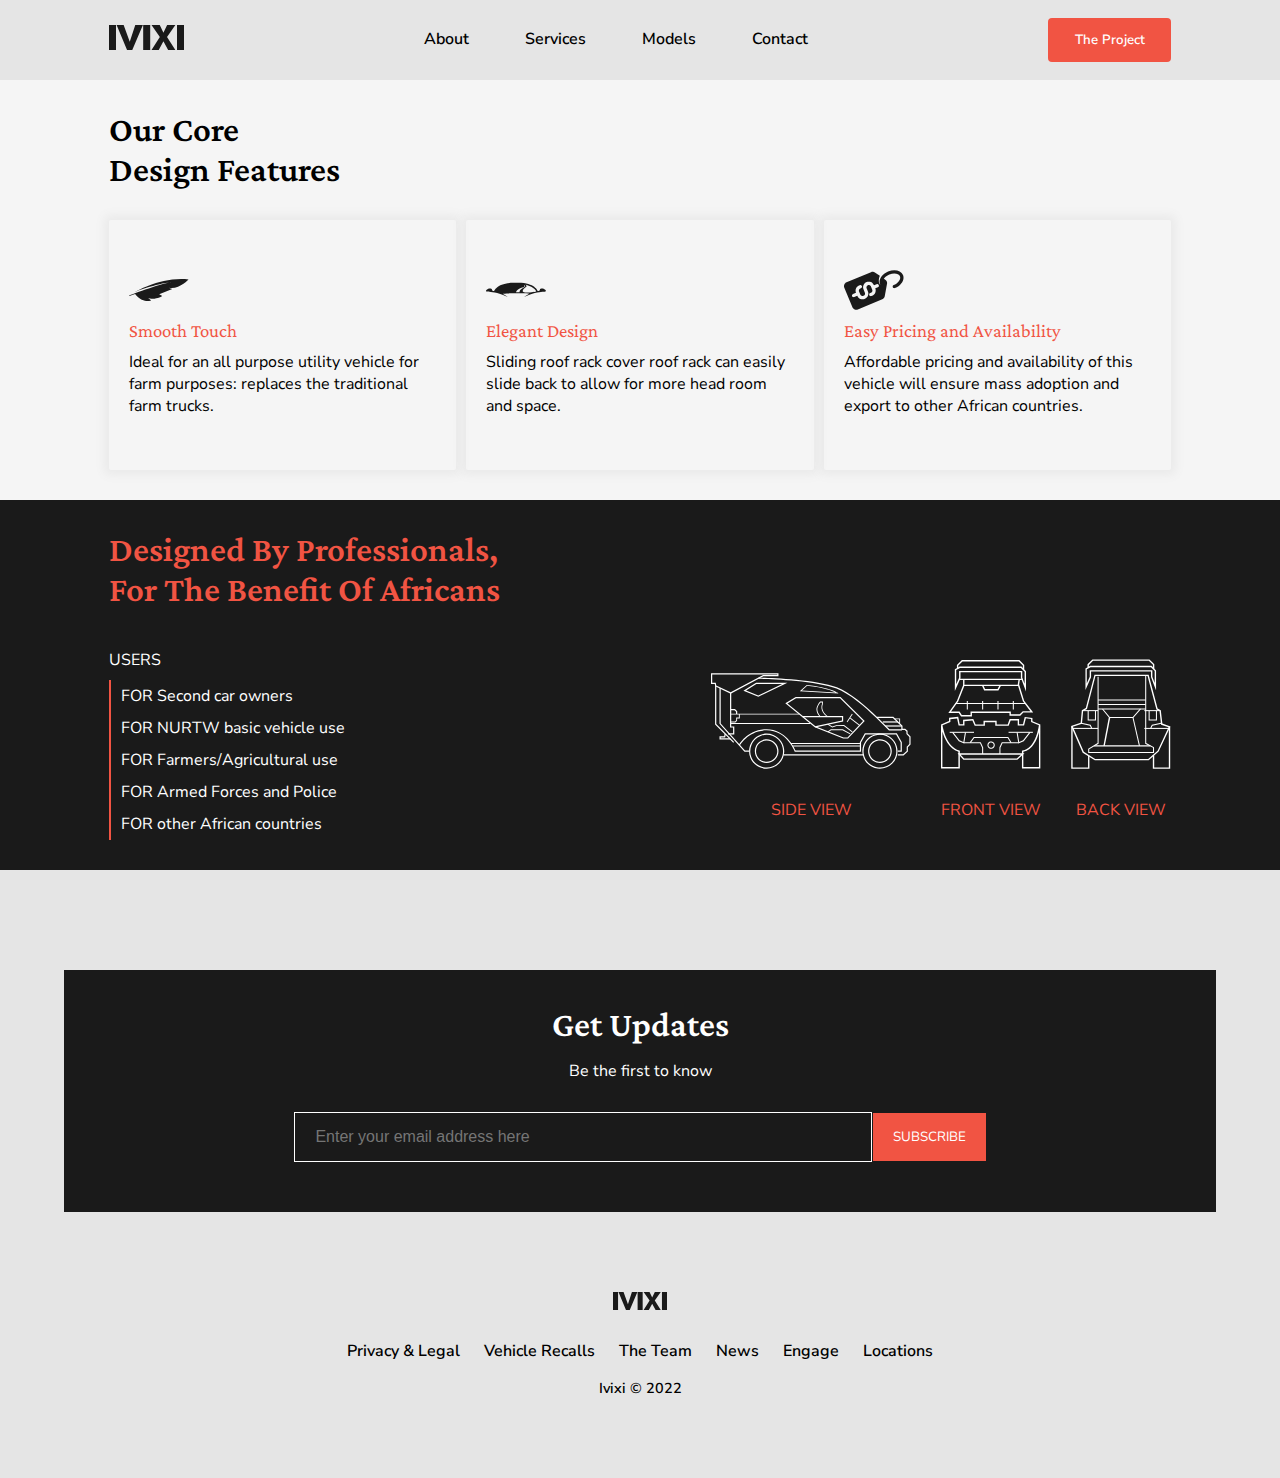
<file: index.html>
<!DOCTYPE html>
<html lang="en">
  <head>
    <meta charset="UTF-8" />
    <meta http-equiv="X-UA-Compatible" content="IE=edge" />
    <meta name="viewport" content="width=device-width, initial-scale=1.0" />
    <!-- Fonts -->
    <link rel="preconnect" href="https://fonts.googleapis.com" />
    <link rel="preconnect" href="https://fonts.gstatic.com" crossorigin />
    <link
      href="https://fonts.googleapis.com/css2?family=Crimson+Pro:wght@500;600;700&family=Nunito+Sans:wght@400;600&display=swap"
      rel="stylesheet"
    />
    <!-- Stylesheets -->
    <link rel="stylesheet" href="css/global.css" />
    <link rel="stylesheet" href="css/homepage.css" />
    <title>Homepage</title>
    <!-- Scripts -->
    <script src="scripts/global.js" defer></script>
  </head>
  <body>
    <!-- Nav start -->
    <nav class="container">
      <a href="index.html"
        ><img src="assets/svgs/logo.svg" alt="IVIXI" class="log"
      /></a>

      <ul>
        <li><a href="about.html">About</a></li>
        <li><a href="services.html">Services</a></li>
        <li><a href="models.html">Models</a></li>
        <li><a href="contact.html">Contact</a></li>
      </ul>

      <button><a href="#">The Project</a></button>
    </nav>
    <nav class="container mobile">
      <a href="index.html"
        ><img src="assets/svgs/logo.svg" alt="IVIXI" class="log"
      /></a>

      <div>
        <img
          src="assets/svgs/ham.svg"
          alt="Open menu"
          class="open--menu"
          id="open--menu"
        />
        <img
          src="assets/svgs/close.svg"
          alt="Close menu"
          class="close--menu"
          id="close--menu"
        />
      </div>

      <ul class="dropdown container">
        <li><a href="about.html">About</a></li>
        <li><a href="services.html">Services</a></li>
        <li><a href="models.html">Models</a></li>
        <li><a href="contact.html">Contact</a></li>
        <li><a href="#">The Project</a></li>
      </ul>
    </nav>
    <!-- Nav end -->

    <!-- Main start -->
    <main class="block main__block">
      <section class="features--container">
        <h2>Our core <span>design features</span></h2>
        <div class="features">
          <div class="smooth-feature">
            <img src="assets/svgs/smooth.svg" alt="Smooth touch" />
            <h3>Smooth Touch</h3>
            <p>
              Ideal for an all purpose utility vehicle for farm purposes:
              replaces the traditional farm trucks.
            </p>
          </div>
          <div class="elegant-feature">
            <img src="assets/svgs/elegant.svg" alt="Elegant design" />
            <h3>Elegant Design</h3>
            <p>
              Sliding roof rack cover roof rack can easily slide back to allow
              for more head room and space.
            </p>
          </div>
          <div class="pricing-feature">
            <img
              src="assets/svgs/pricing.svg"
              alt="Easy pricing and availability"
            />
            <h3>Easy Pricing and Availability</h3>
            <p>
              Affordable pricing and availability of this vehicle will ensure
              mass adoption and export to other African countries.
            </p>
          </div>
        </div>
      </section>
      <section class="views--block">
        <h2>
          Designed by professionals, <span>for the benefit of africans</span>
        </h2>
        <section class="design-block">
          <div class="users">
            <p>Users</p>
            <ul>
              <li>FOR Second car owners</li>
              <li>FOR NURTW basic vehicle use</li>
              <li>FOR Farmers/Agricultural use</li>
              <li>FOR Armed Forces and Police</li>
              <li>FOR other African countries</li>
            </ul>
          </div>
          <div class="views">
            <div class="view side-view">
              <img src="assets/svgs/side-view.svg" alt="side view" />
              <p>Side view</p>
            </div>
            <div class="view front-view">
              <img src="assets/svgs/front-view.svg" alt="side view" />
              <p>front view</p>
            </div>
            <div class="view back-view">
              <img src="assets/svgs/back-view.svg" alt="side view" />
              <p>back view</p>
            </div>
          </div>
        </section>
      </section>
      <section class="updates">
        <h2>Get updates</h2>
        <p>Be the first to know</p>
        <div class="contact">
          <input
            type="email"
            name="email"
            id="email"
            placeholder="Enter your email address here"
          />
          <button id="send-mail">Subscribe</button>
        </div>
      </section>
    </main>
    <!-- Main end -->

    <!-- Footer start -->
    <footer>
      <a href="index.html"
        ><img src="assets/svgs/logo.svg" alt="IVIXI" class="log"
      /></a>

      <ul>
        <li><a href="#">Privacy & Legal</a></li>
        <li><a href="#">Vehicle Recalls</a></li>
        <li><a href="#">The Team</a></li>
        <li><a href="#">News</a></li>
        <li><a href="#">Engage</a></li>
        <li><a href="#">Locations</a></li>
      </ul>
      <div>Ivixi © 2022</div>
    </footer>
    <!-- Footer end -->
  </body>
</html>
</file>
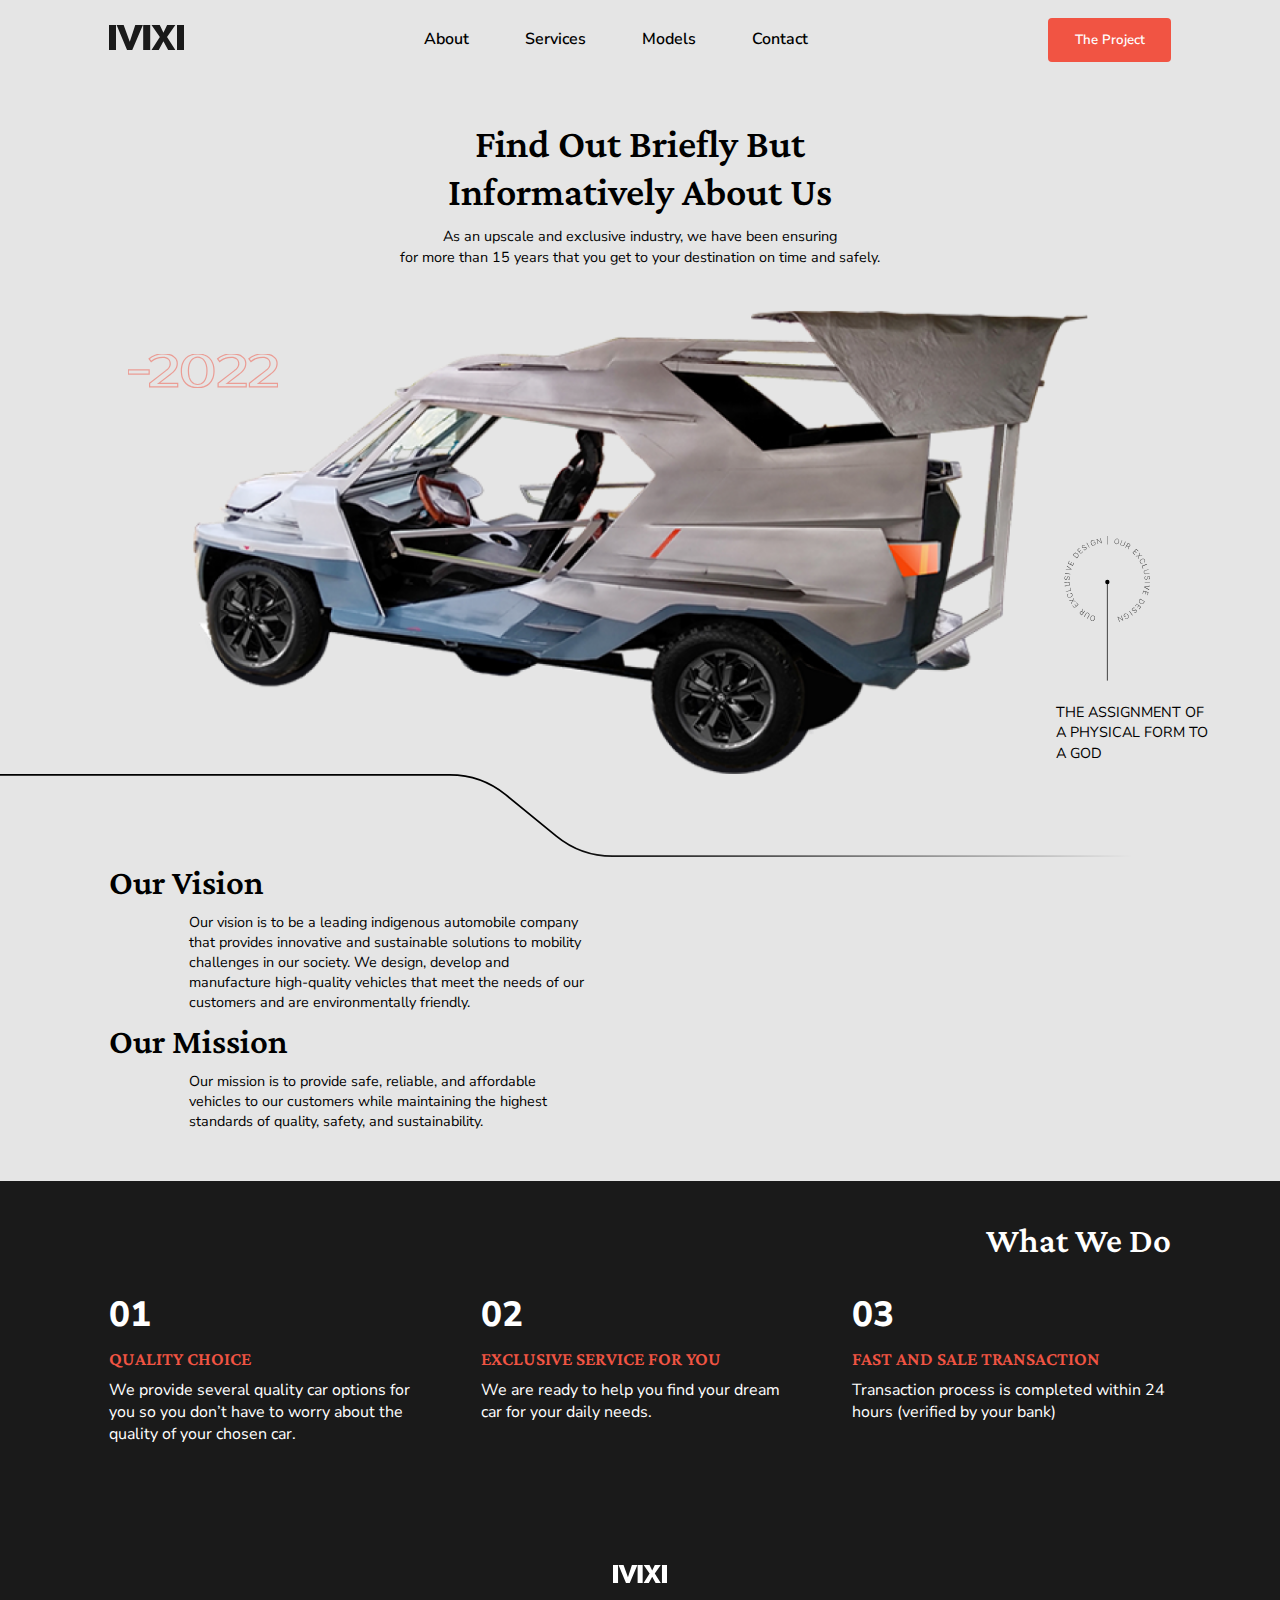
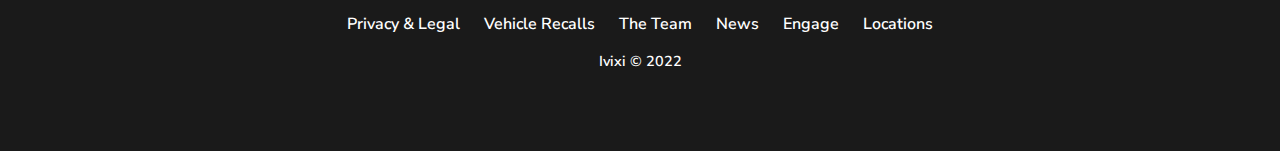
<file: about.html>
<!DOCTYPE html>
<html lang="en">
  <head>
    <meta charset="UTF-8" />
    <meta http-equiv="X-UA-Compatible" content="IE=edge" />
    <meta name="viewport" content="width=device-width, initial-scale=1.0" />
    <!-- Fonts -->
    <link rel="preconnect" href="https://fonts.googleapis.com" />
    <link rel="preconnect" href="https://fonts.gstatic.com" crossorigin />
    <link
      href="https://fonts.googleapis.com/css2?family=Crimson+Pro:wght@500;600;700&family=Nunito+Sans:wght@400;600&display=swap"
      rel="stylesheet"
    />
    <!-- Stylesheets -->
    <link rel="stylesheet" href="css/global.css" />
    <link rel="stylesheet" href="css/about.css" />
    <title>About</title>
    <!-- Scripts -->
    <script src="scripts/global.js" defer></script>
  </head>
  <body>
    <!-- Nav start -->
    <nav class="container">
      <a href="index.html"
        ><img src="assets/svgs/logo.svg" alt="IVIXI" class="log"
      /></a>

      <ul>
        <li><a href="about.html">About</a></li>
        <li><a href="services.html">Services</a></li>
        <li><a href="models.html">Models</a></li>
        <li><a href="contact.html">Contact</a></li>
      </ul>

      <button><a href="#">The Project</a></button>
    </nav>
    <nav class="container mobile">
      <a href="index.html"
        ><img src="assets/svgs/logo.svg" alt="IVIXI" class="log"
      /></a>

      <div>
        <img
          src="assets/svgs/ham.svg"
          alt="Open menu"
          class="open--menu"
          id="open--menu"
        />
        <img
          src="assets/svgs/close.svg"
          alt="Close menu"
          class="close--menu"
          id="close--menu"
        />
      </div>

      <ul class="dropdown container">
        <li><a href="about.html">About</a></li>
        <li><a href="services.html">Services</a></li>
        <li><a href="models.html">Models</a></li>
        <li><a href="contact.html">Contact</a></li>
        <li><a href="#">The Project</a></li>
      </ul>
    </nav>
    <!-- Nav end -->
    <main>
      <section class="hero">
        <h1>Find out briefly but <span>informatively about us</span></h1>
        <p>
          As an upscale and exclusive industry, we have been ensuring <br />for
          more than 15 years that you get to your destination on time and
          safely.
        </p>
        <div class="hero-img">
          <div class="img--block">
            <img
              class="automobile"
              src="assets/images/about-hero-img.png"
              alt="car automobile"
            />
          </div>
          <img
            src="assets/svgs/ellipse.svg"
            alt="exclusive design"
            id="ellipse"
          />
          <img
            src="assets/svgs/transparent.svg"
            alt="transparent"
            id="transparent"
          />
          <p id="ellipse-text">The assignment of a physical form to a god</p>
        </div>
        <img src="assets/svgs/left-line.svg" id="left-line" />
        <div class="container">
          <div class="hero--vision">
            <h2>Our vision</h2>
            <p>
              Our vision is to be a leading indigenous automobile company that
              provides innovative and sustainable solutions to mobility
              challenges in our society. We design, develop and manufacture
              high-quality vehicles that meet the needs of our customers and are
              environmentally friendly.
            </p>
          </div>
          <div class="hero--mission">
            <h2>Our mission</h2>
            <p>
              Our mission is to provide safe, reliable, and affordable vehicles
              to our customers while maintaining the highest standards of
              quality, safety, and sustainability.
            </p>
          </div>
        </div>
      </section>
      <section class="container about--block">
        <h2>What we do</h2>
        <div class="about--us">
          <div>
            <span>01</span>
            <h3>QUALITY CHOICE</h3>
            <p>
              We provide several quality car options for you so you don’t have
              to worry about the quality of your chosen car.
            </p>
          </div>
          <div>
            <span>02</span>
            <h3>EXCLUSIVE SERVICE FOR YOU</h3>
            <p>
              We are ready to help you find your dream car for your daily needs.
            </p>
          </div>
          <div>
            <span>03</span>
            <h3>FAST AND SALE TRANSACTION</h3>
            <p>
              Transaction process is completed within 24 hours (verified by your
              bank)
            </p>
          </div>
        </div>
      </section>
    </main>
    <!-- Footer start -->
    <footer>
      <a href="index.html"
        ><svg
          width="54"
          height="18"
          viewBox="0 0 54 18"
          fill="none"
          xmlns="http://www.w3.org/2000/svg"
        >
          <g clip-path="url(#clip0_25_28)">
            <path d="M5.05348 0H0V18H5.05348V0Z" fill="#fff" />
            <path d="M29.665 0H24.6116V18H29.665V0Z" fill="#fff" />
            <path d="M54 0H48.9465V18H54V0Z" fill="#fff" />
            <path
              d="M5.48657 0L12.9946 18H16.7486L24.401 0H18.9144L14.9438 12.1251L10.54 0H5.48657Z"
              fill="#fff"
            />
            <path
              d="M39.1825 11.6287L42.5755 18H47.7734L41.7814 8.57382L47.7734 0H41.8536L39.1825 5.60164H39.2005L36.5294 0H30.6096L36.6016 8.57382L30.6096 18H35.8075L39.2005 11.6287H39.1825Z"
              fill="#fff"
            />
          </g>
          <defs>
            <clipPath id="clip0_25_28">
              <rect width="54" height="18" fill="white" />
            </clipPath>
          </defs></svg
      ></a>

      <ul>
        <li><a href="#">Privacy & Legal</a></li>
        <li><a href="#">Vehicle Recalls</a></li>
        <li><a href="#">The Team</a></li>
        <li><a href="#">News</a></li>
        <li><a href="#">Engage</a></li>
        <li><a href="#">Locations</a></li>
      </ul>
      <div>Ivixi © 2022</div>
    </footer>
    <!-- Footer end -->
  </body>
</html>
</file>
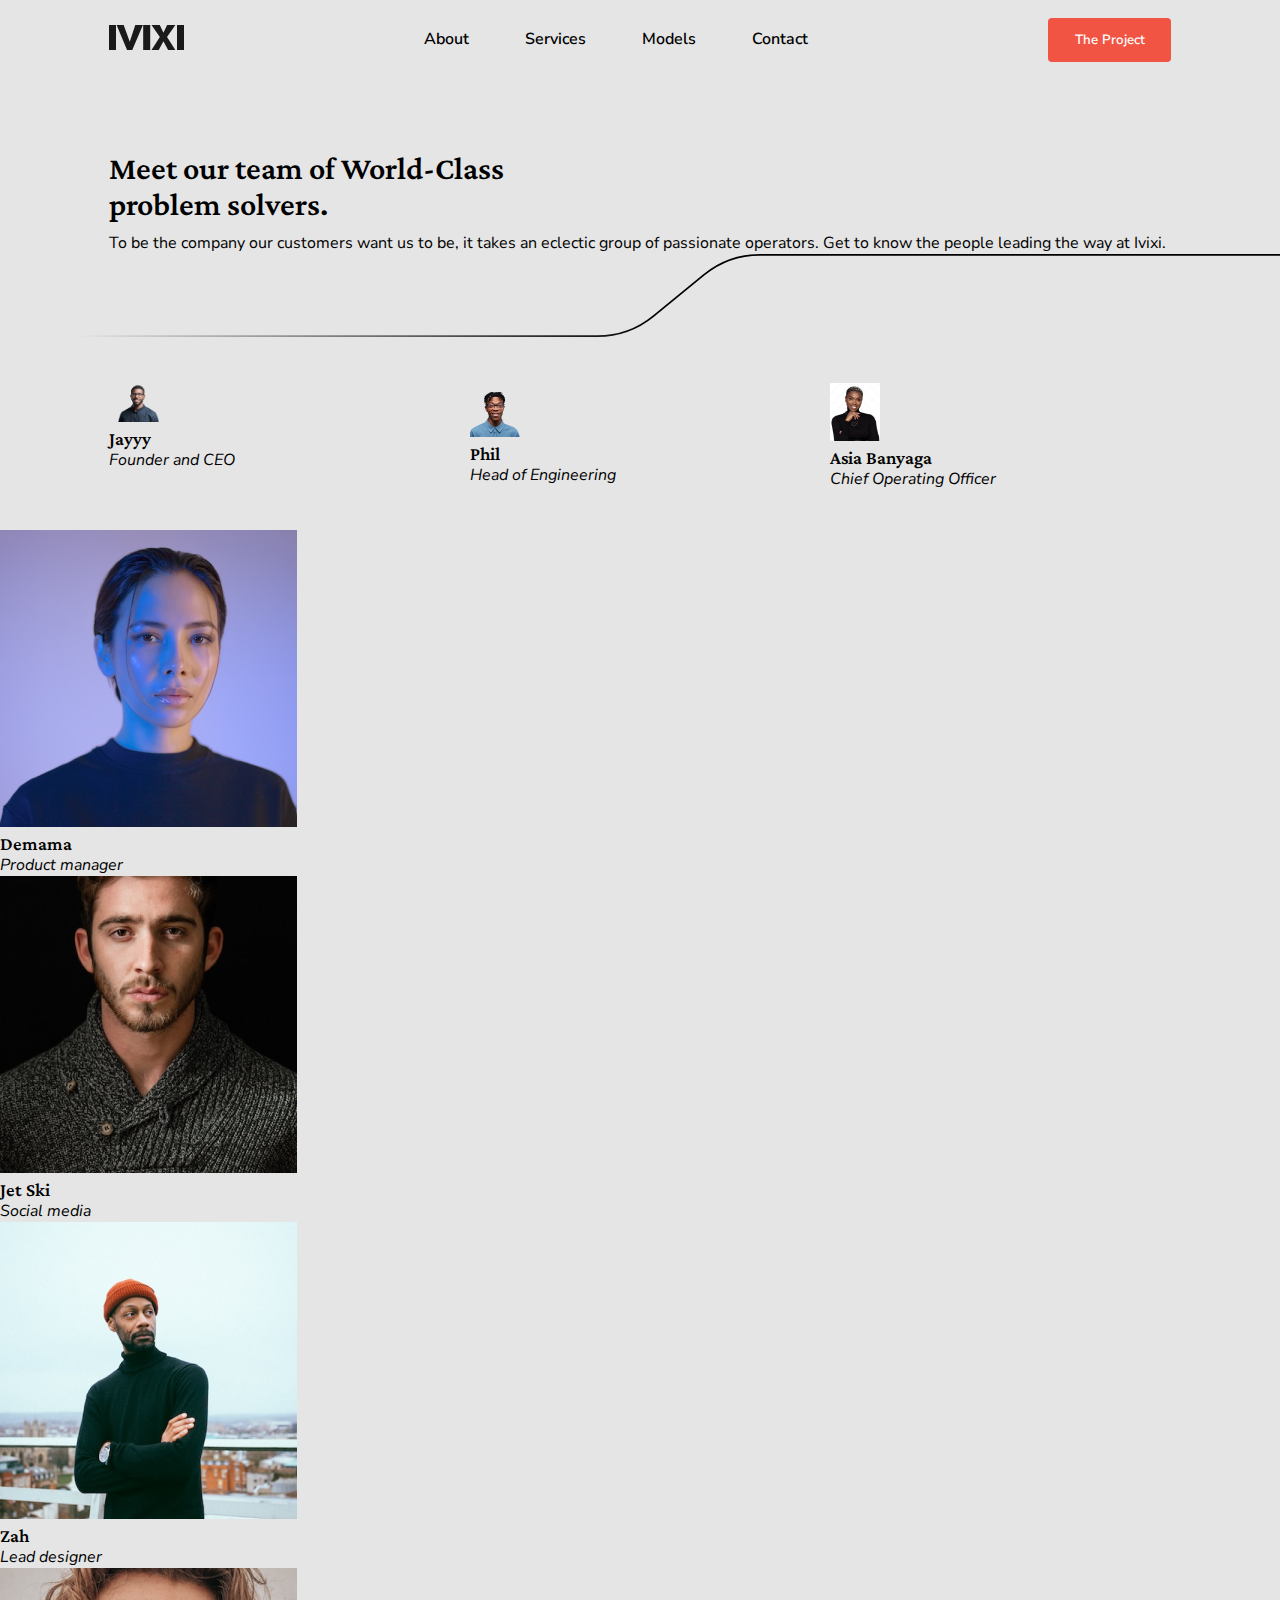
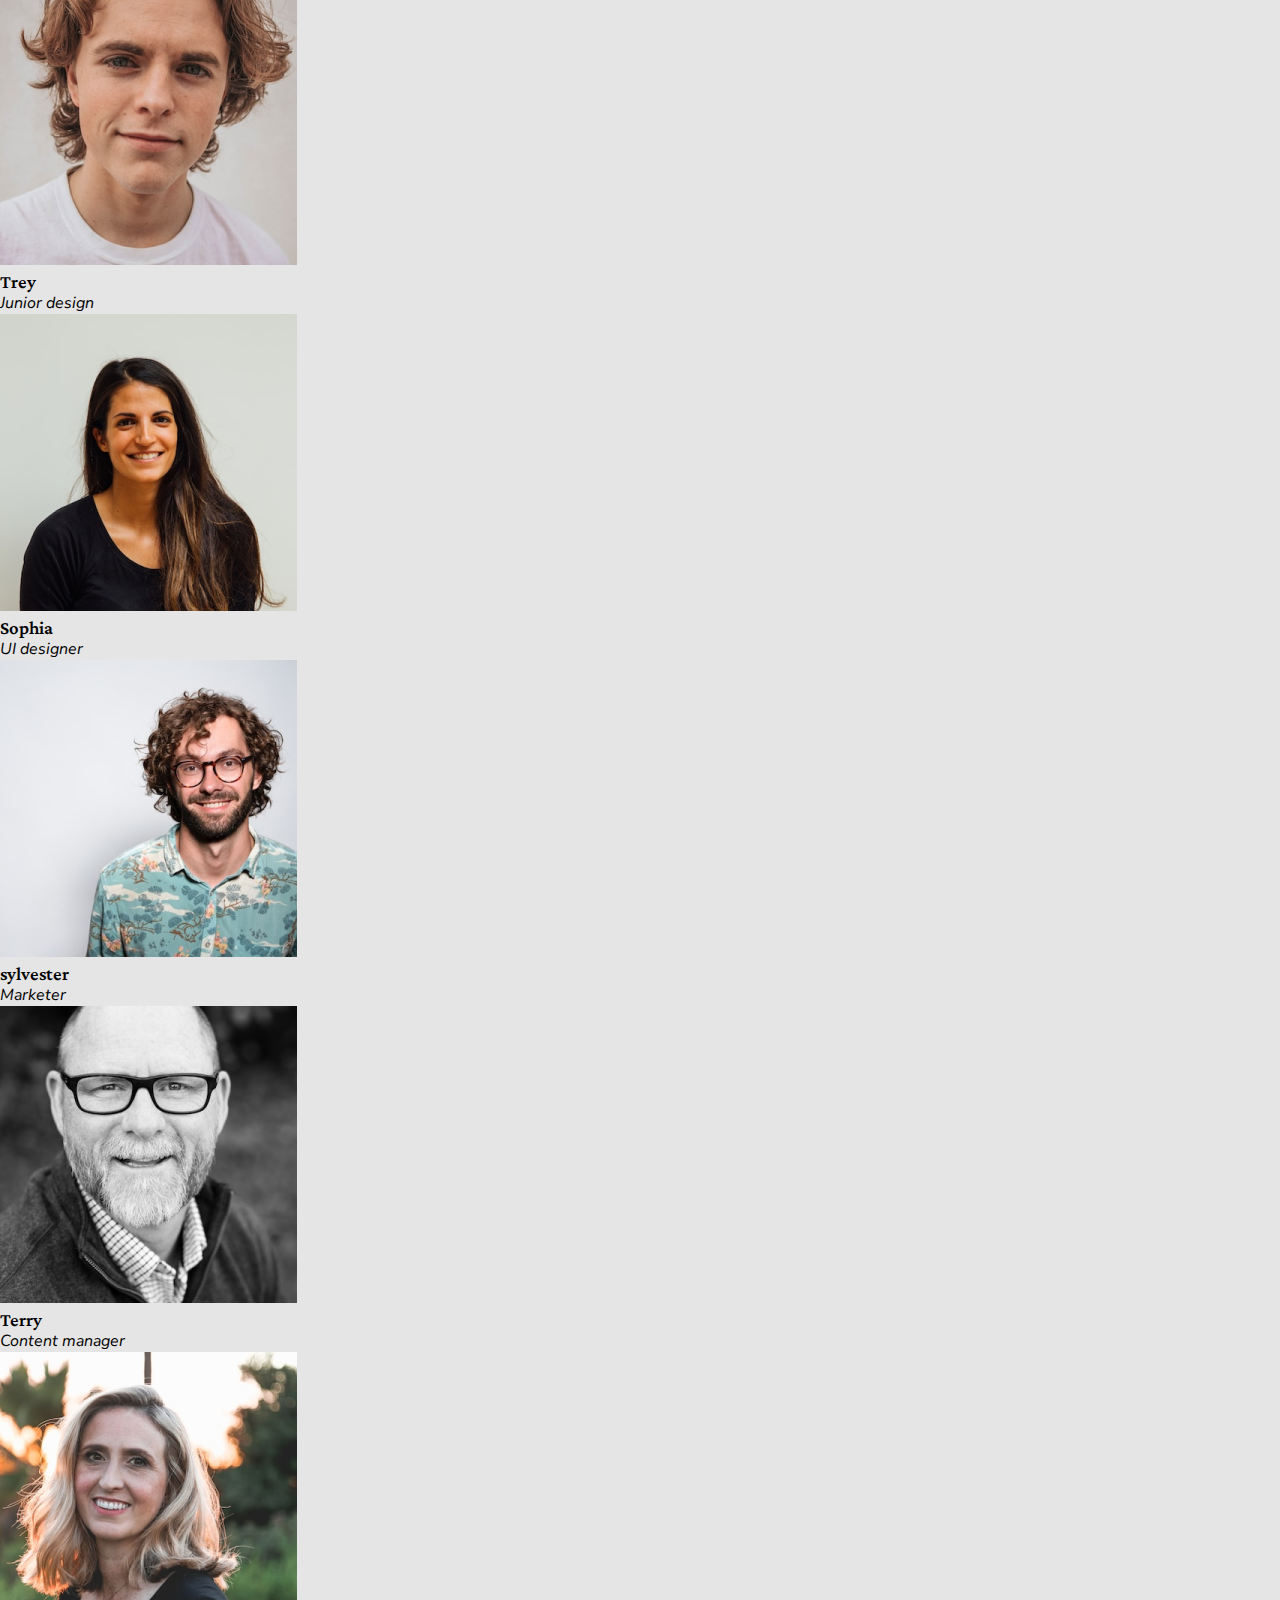
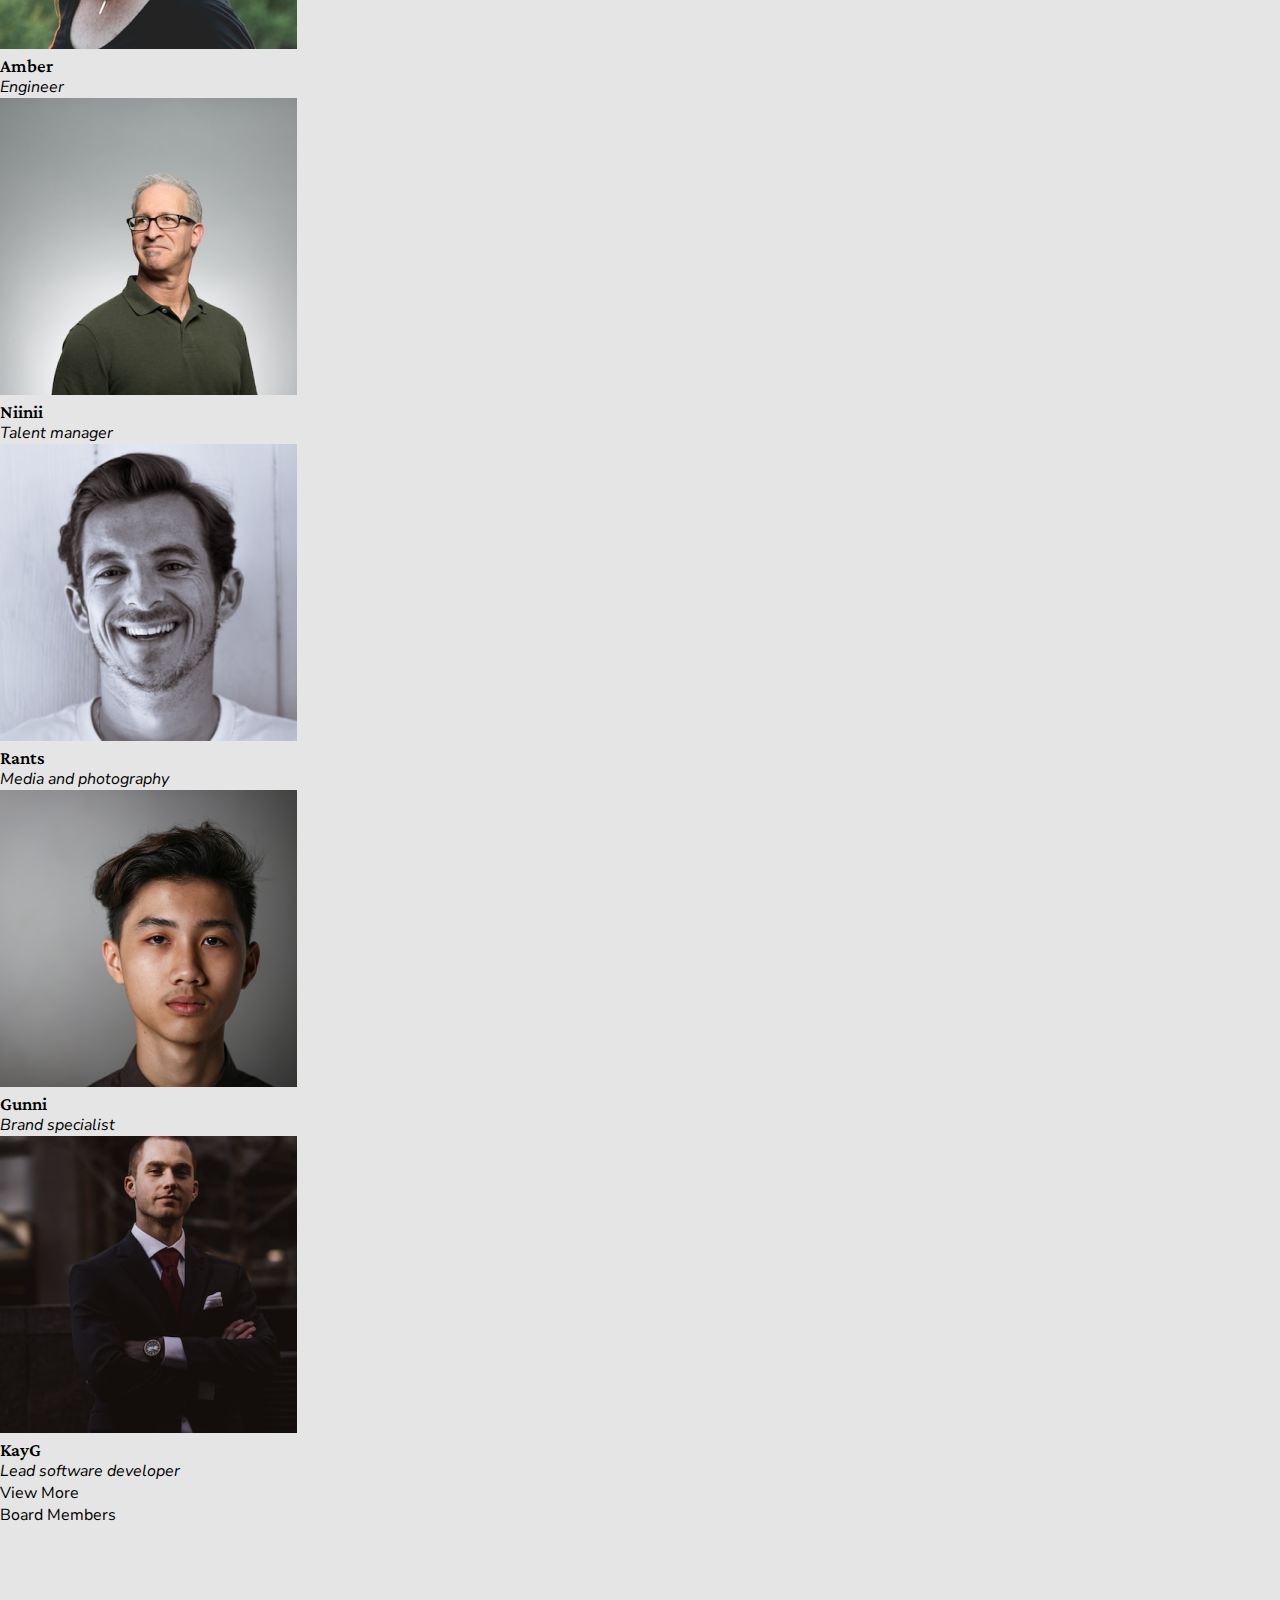
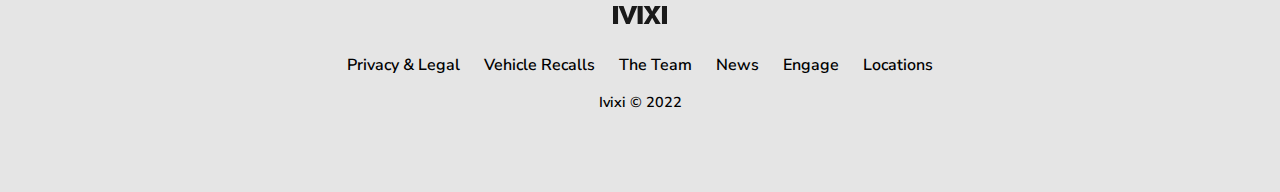
<file: contact.html>
<!DOCTYPE html>
<html lang="en">
  <head>
    <meta charset="UTF-8" />
    <meta http-equiv="X-UA-Compatible" content="IE=edge" />
    <meta name="viewport" content="width=device-width, initial-scale=1.0" />
    <!-- Fonts -->
    <link rel="preconnect" href="https://fonts.googleapis.com" />
    <link rel="preconnect" href="https://fonts.gstatic.com" crossorigin />
    <link
      href="https://fonts.googleapis.com/css2?family=Crimson+Pro:wght@500;600;700&family=Nunito+Sans:wght@400;600&display=swap"
      rel="stylesheet"
    />
    <!-- Stylesheets -->
    <link rel="stylesheet" href="css/global.css" />
    <link rel="stylesheet" href="css/contact.css" />
    <title>Homepage</title>
    <!-- Scripts -->
    <script src="scripts/global.js" defer></script>
  </head>
  <body>
    <!-- Nav start -->
    <nav class="container">
      <a href="index.html"
        ><img src="assets/svgs/logo.svg" alt="IVIXI" class="log"
      /></a>

      <ul>
        <li><a href="about.html">About</a></li>
        <li><a href="services.html">Services</a></li>
        <li><a href="models.html">Models</a></li>
        <li><a href="contact.html">Contact</a></li>
      </ul>

      <button><a href="#">The Project</a></button>
    </nav>
    <nav class="container mobile">
      <a href="index.html"
        ><img src="assets/svgs/logo.svg" alt="IVIXI" class="log"
      /></a>

      <div>
        <img
          src="assets/svgs/ham.svg"
          alt="Open menu"
          class="open--menu"
          id="open--menu"
        />
        <img
          src="assets/svgs/close.svg"
          alt="Close menu"
          class="close--menu"
          id="close--menu"
        />
      </div>

      <ul class="dropdown container">
        <li><a href="about.html">About</a></li>
        <li><a href="services.html">Services</a></li>
        <li><a href="models.html">Models</a></li>
        <li><a href="contact.html">Contact</a></li>
        <li><a href="#">The Project</a></li>
      </ul>
    </nav>
    <!-- Nav end -->
    <!-- Contact start -->
    <main class="contact">
      <header class="container contact-header">
        <h1>Meet our team of World-Class <span>problem solvers.</span></h1>
        <p>
          To be the company our customers want us to be, it takes an eclectic
          group of passionate operators. Get to know the people
          <span>leading</span> the way at Ivixi.
        </p>
      </header>
      <div class="line">
        <img src="assets/svgs/right-line.svg" />
      </div>
      <section class="board-members">
        <div class="container main-members">
          <div class="member">
            <img src="assets/images/members/jay.png" alt="jay" />
            <h3>Jayyy</h3>
            <em>Founder and CEO</em>
          </div>
          <div class="member">
            <img src="assets/images/members/phil.png" alt="phil" />
            <h3>Phil</h3>
            <em>Head of Engineering</em>
          </div>
          <div class="member">
            <img src="assets/images/members/asia.png" alt="asia" />
            <h3>Asia Banyaga</h3>
            <em>Chief Operating Officer</em>
          </div>
        </div>
        <div class="other-members">
          <div class="member">
            <img src="assets/images/members/demama.png" alt="demama" />
            <h3>Demama</h3>
            <em>Product manager</em>
          </div>
          <div class="member">
            <img src="assets/images/members/jetski.png" alt="jetski" />
            <h3>Jet Ski</h3>
            <em>Social media</em>
          </div>
          <div class="member">
            <img src="assets/images/members/zah.png" alt="zah" />
            <h3>Zah</h3>
            <em>Lead designer</em>
          </div>
          <div class="member">
            <img src="assets/images/members/trey.png" alt="trey" />
            <h3>Trey</h3>
            <em>Junior design</em>
          </div>
          <div class="member">
            <img src="assets/images/members/sophia.png" alt="sophia" />
            <h3>Sophia</h3>
            <em>UI designer</em>
          </div>
          <div class="member">
            <img src="assets/images/members/sylvester.png" alt="sylvester" />
            <h3>sylvester</h3>
            <em>Marketer</em>
          </div>
          <div class="member">
            <img src="assets/images/members/terry.png" alt="terry" />
            <h3>Terry</h3>
            <em>Content manager</em>
          </div>
          <div class="member">
            <img src="assets/images/members/amber.png" alt="amber" />
            <h3>Amber</h3>
            <em>Engineer</em>
          </div>
          <div class="member">
            <img src="assets/images/members/niinii.png" alt="niinii" />
            <h3>Niinii</h3>
            <em>Talent manager</em>
          </div>
          <div class="member">
            <img src="assets/images/members/rants.png" alt="rants" />
            <h3>Rants</h3>
            <em>Media and photography</em>
          </div>
          <div class="member">
            <img src="assets/images/members/gunni.png" alt="gunni" />
            <h3>Gunni</h3>
            <em>Brand specialist</em>
          </div>
          <div class="member">
            <img src="assets/images/members/kayg.png" alt="kayg" />
            <h3>KayG</h3>
            <em>Lead software developer</em>
          </div>
        </div>
        <p><a href="#">View More</a></p>
        <p><a href="#">Board Members</a></p>
      </section>
    </main>
    <!-- Contact end -->
    <!-- Footer start -->
    <footer>
      <a href="index.html"
        ><img src="assets/svgs/logo.svg" alt="IVIXI" class="log"
      /></a>

      <ul>
        <li><a href="#">Privacy & Legal</a></li>
        <li><a href="#">Vehicle Recalls</a></li>
        <li><a href="#">The Team</a></li>
        <li><a href="#">News</a></li>
        <li><a href="#">Engage</a></li>
        <li><a href="#">Locations</a></li>
      </ul>
      <div>Ivixi © 2022</div>
    </footer>
    <!-- Footer end -->
  </body>
</html>
</file>
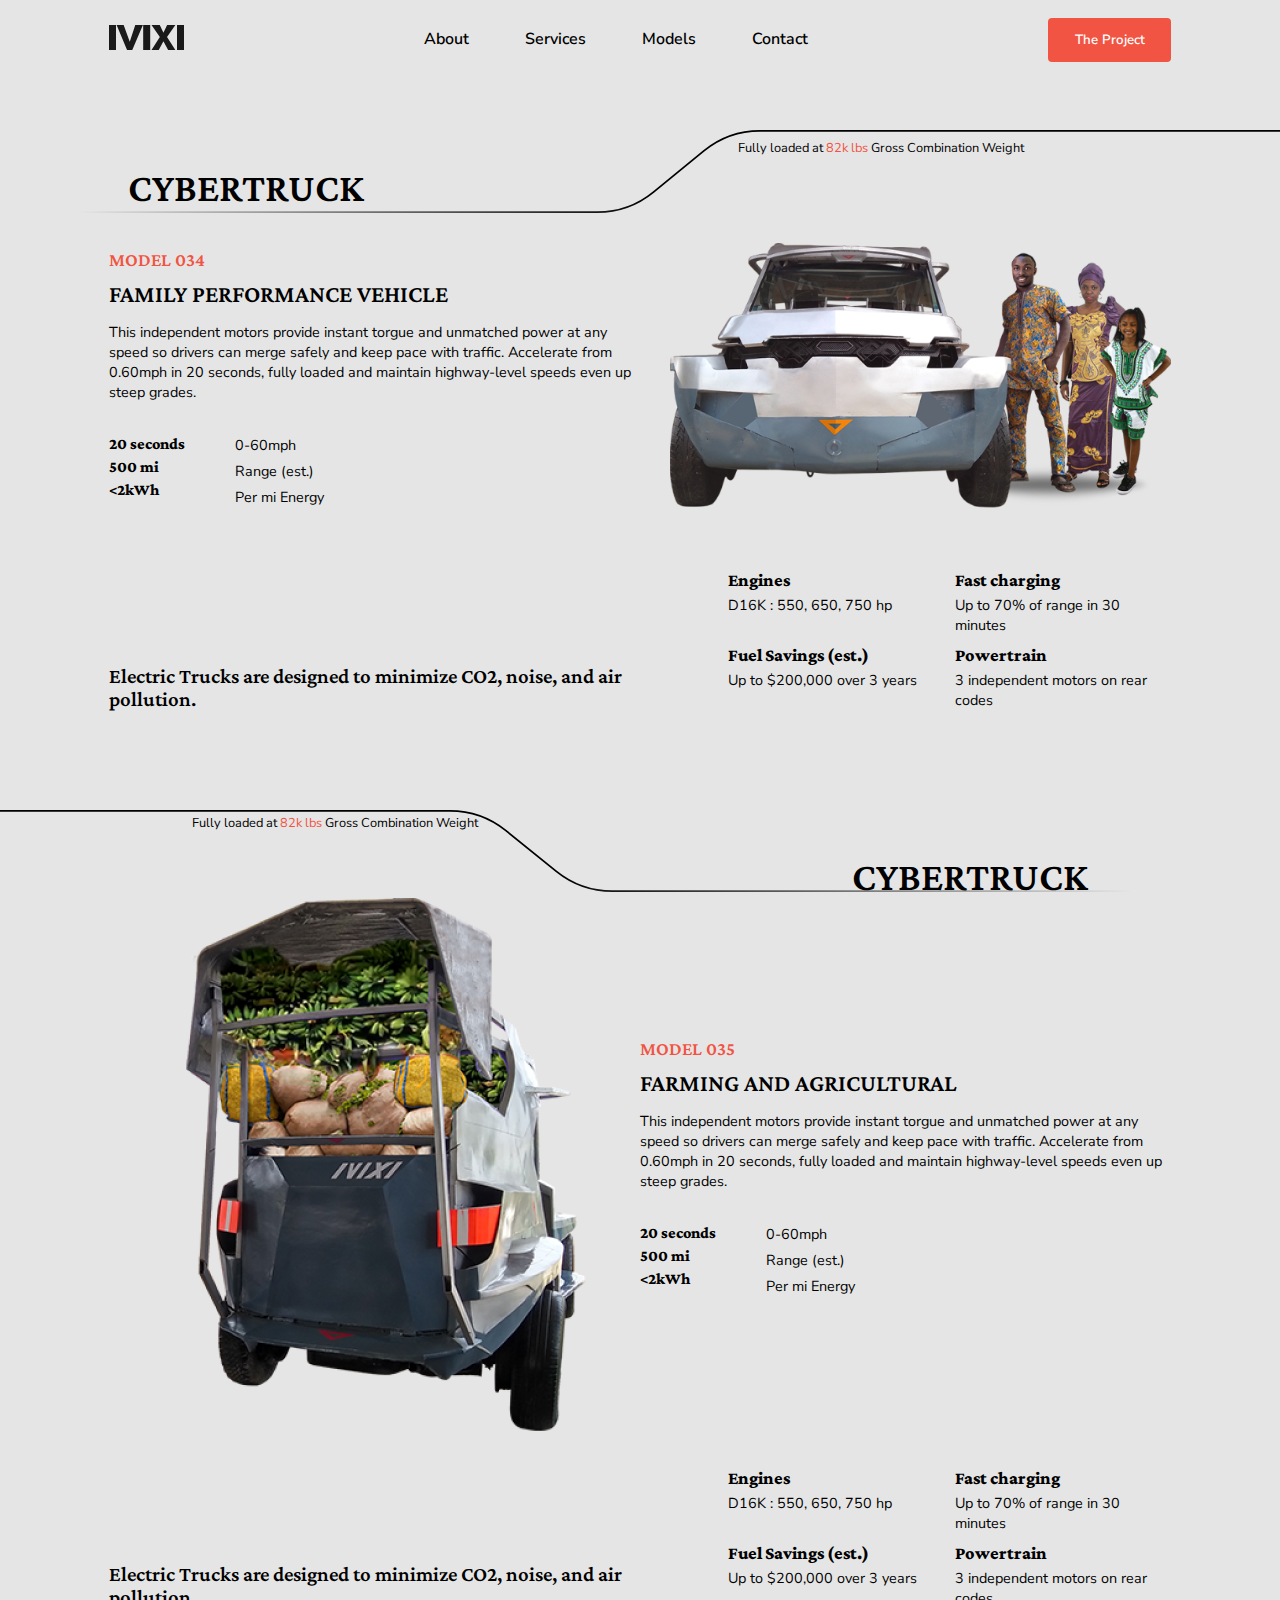
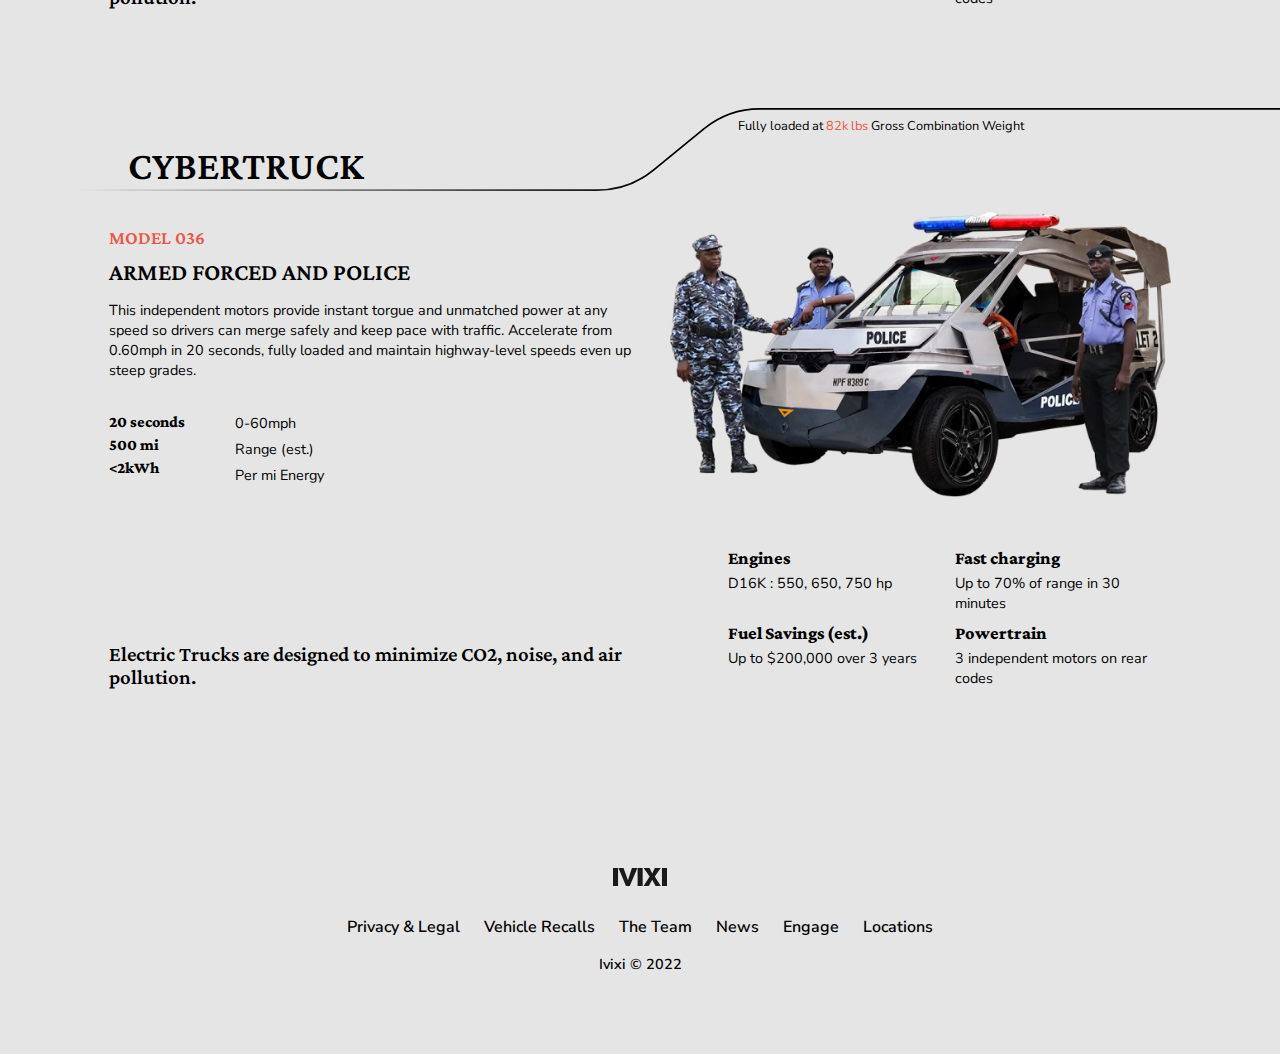
<file: models.html>
<!DOCTYPE html>
<html lang="en">
  <head>
    <meta charset="UTF-8" />
    <meta http-equiv="X-UA-Compatible" content="IE=edge" />
    <meta name="viewport" content="width=device-width, initial-scale=1.0" />
    <!-- Fonts -->
    <link rel="preconnect" href="https://fonts.googleapis.com" />
    <link rel="preconnect" href="https://fonts.gstatic.com" crossorigin />
    <link
      href="https://fonts.googleapis.com/css2?family=Crimson+Pro:wght@500;600;700&family=Nunito+Sans:wght@400;600&display=swap"
      rel="stylesheet"
    />
    <!-- Stylesheets -->
    <link rel="stylesheet" href="css/global.css" />
    <link rel="stylesheet" href="css/models.css" />
    <title>Homepage</title>
    <!-- Scripts -->
    <script src="scripts/global.js" defer></script>
  </head>
  <body>
    <!-- Nav start -->
    <nav class="container">
      <a href="index.html"
        ><img src="assets/svgs/logo.svg" alt="IVIXI" class="log"
      /></a>

      <ul>
        <li><a href="about.html">About</a></li>
        <li><a href="services.html">Services</a></li>
        <li><a href="models.html">Models</a></li>
        <li><a href="contact.html">Contact</a></li>
      </ul>

      <button><a href="#">The Project</a></button>
    </nav>
    <nav class="container mobile">
      <a href="index.html"
        ><img src="assets/svgs/logo.svg" alt="IVIXI" class="log"
      /></a>

      <div>
        <img
          src="assets/svgs/ham.svg"
          alt="Open menu"
          class="open--menu"
          id="open--menu"
        />
        <img
          src="assets/svgs/close.svg"
          alt="Close menu"
          class="close--menu"
          id="close--menu"
        />
      </div>

      <ul class="dropdown container">
        <li><a href="about.html">About</a></li>
        <li><a href="services.html">Services</a></li>
        <li><a href="models.html">Models</a></li>
        <li><a href="contact.html">Contact</a></li>
        <li><a href="#">The Project</a></li>
      </ul>
    </nav>
    <!-- Nav end -->

    <!-- Models start -->
    <main class="models">
      <div class="block first">
        <div id="right-line">
          <h2>Cybertruck</h2>
          <img src="assets/svgs/right-line.svg" />
          <sub
            >Fully loaded at <span>82k lbs</span> Gross Combination Weight</sub
          >
        </div>
        <section class="container">
          <section class="top-section">
            <div class="block-text family">
              <h3>MODEL 034</h3>
              <h2>FAMILY PERFORMANCE VEHICLE</h2>
              <p>
                This independent motors provide instant torgue and unmatched
                power at any speed so drivers can merge safely and keep pace
                with traffic. Accelerate from 0.60mph in 20 seconds, fully
                loaded and maintain highway-level speeds even up steep grades.
              </p>
              <div class="top-section-end">
                <div>
                  <h4>20 seconds</h4>
                  <h4>500 mi</h4>
                  <h4><2kWh</h4>
                </div>
                <div>
                  <p>0-60mph</p>
                  <p>Range (est.)</p>
                  <p>Per mi Energy</p>
                </div>
              </div>
            </div>
            <div class="block-img">
              <img src="assets/images/family-model.png" alt="family model" />
            </div>
          </section>
          <section class="bottom-section">
            <h3>
              Electric Trucks are designed to minimize CO2, noise, and air
              pollution.
            </h3>
            <div class="block-info">
              <div class="engine">
                <h4>Engines</h4>
                <p>D16K : 550, 650, 750 hp</p>
              </div>
              <div class="charging">
                <h4>Fast charging</h4>
                <p>Up to 70% of range in 30 minutes</p>
              </div>
              <div class="fuel">
                <h4>Fuel Savings (est.)</h4>
                <p>Up to $200,000 over 3 years</p>
              </div>
              <div class="power">
                <h4>Powertrain</h4>
                <p>3 independent motors on rear codes</p>
              </div>
            </div>
          </section>
        </section>
      </div>
      <div class="block second">
        <div id="left-line">
          <h2>Cybertruck</h2>
          <img src="assets/svgs/left-line.svg" />
          <sub
            >Fully loaded at <span>82k lbs</span> Gross Combination Weight</sub
          >
        </div>
        <section class="container">
          <section class="top-section swap">
            <div class="block-text family">
              <h3>MODEL 035</h3>
              <h2>FARMING AND AGRICULTURAL</h2>
              <p>
                This independent motors provide instant torgue and unmatched
                power at any speed so drivers can merge safely and keep pace
                with traffic. Accelerate from 0.60mph in 20 seconds, fully
                loaded and maintain highway-level speeds even up steep grades.
              </p>
              <div class="top-section-end">
                <div>
                  <h4>20 seconds</h4>
                  <h4>500 mi</h4>
                  <h4><2kWh</h4>
                </div>
                <div>
                  <p>0-60mph</p>
                  <p>Range (est.)</p>
                  <p>Per mi Energy</p>
                </div>
              </div>
            </div>
            <div class="block-img">
              <img src="assets/images/farming-model.png" alt="farming model" />
            </div>
          </section>
          <section class="bottom-section">
            <h3>
              Electric Trucks are designed to minimize CO2, noise, and air
              pollution.
            </h3>
            <div class="block-info">
              <div class="engine">
                <h4>Engines</h4>
                <p>D16K : 550, 650, 750 hp</p>
              </div>
              <div class="charging">
                <h4>Fast charging</h4>
                <p>Up to 70% of range in 30 minutes</p>
              </div>
              <div class="fuel">
                <h4>Fuel Savings (est.)</h4>
                <p>Up to $200,000 over 3 years</p>
              </div>
              <div class="power">
                <h4>Powertrain</h4>
                <p>3 independent motors on rear codes</p>
              </div>
            </div>
          </section>
        </section>
      </div>
      <div class="block third">
        <div id="right-line">
          <h2>Cybertruck</h2>
          <img src="assets/svgs/right-line.svg" />
          <sub
            >Fully loaded at <span>82k lbs</span> Gross Combination Weight</sub
          >
        </div>
        <section class="container">
          <section class="top-section">
            <div class="block-text family">
              <h3>MODEL 036</h3>
              <h2>ARMED FORCED AND POLICE</h2>
              <p>
                This independent motors provide instant torgue and unmatched
                power at any speed so drivers can merge safely and keep pace
                with traffic. Accelerate from 0.60mph in 20 seconds, fully
                loaded and maintain highway-level speeds even up steep grades.
              </p>
              <div class="top-section-end">
                <div>
                  <h4>20 seconds</h4>
                  <h4>500 mi</h4>
                  <h4><2kWh</h4>
                </div>
                <div>
                  <p>0-60mph</p>
                  <p>Range (est.)</p>
                  <p>Per mi Energy</p>
                </div>
              </div>
            </div>
            <div class="block-img">
              <img src="assets/images/forces-model.png" alt="forces model" />
            </div>
          </section>
          <section class="bottom-section">
            <h3>
              Electric Trucks are designed to minimize CO2, noise, and air
              pollution.
            </h3>
            <div class="block-info">
              <div class="engine">
                <h4>Engines</h4>
                <p>D16K : 550, 650, 750 hp</p>
              </div>
              <div class="charging">
                <h4>Fast charging</h4>
                <p>Up to 70% of range in 30 minutes</p>
              </div>
              <div class="fuel">
                <h4>Fuel Savings (est.)</h4>
                <p>Up to $200,000 over 3 years</p>
              </div>
              <div class="power">
                <h4>Powertrain</h4>
                <p>3 independent motors on rear codes</p>
              </div>
            </div>
          </section>
        </section>
      </div>
    </main>
    <!-- Models end -->

    <!-- Footer start -->
    <footer>
      <a href="index.html"
        ><img src="assets/svgs/logo.svg" alt="IVIXI" class="log"
      /></a>

      <ul>
        <li><a href="#">Privacy & Legal</a></li>
        <li><a href="#">Vehicle Recalls</a></li>
        <li><a href="#">The Team</a></li>
        <li><a href="#">News</a></li>
        <li><a href="#">Engage</a></li>
        <li><a href="#">Locations</a></li>
      </ul>
      <div>Ivixi © 2022</div>
    </footer>
    <!-- Footer end -->
  </body>
</html>
</file>
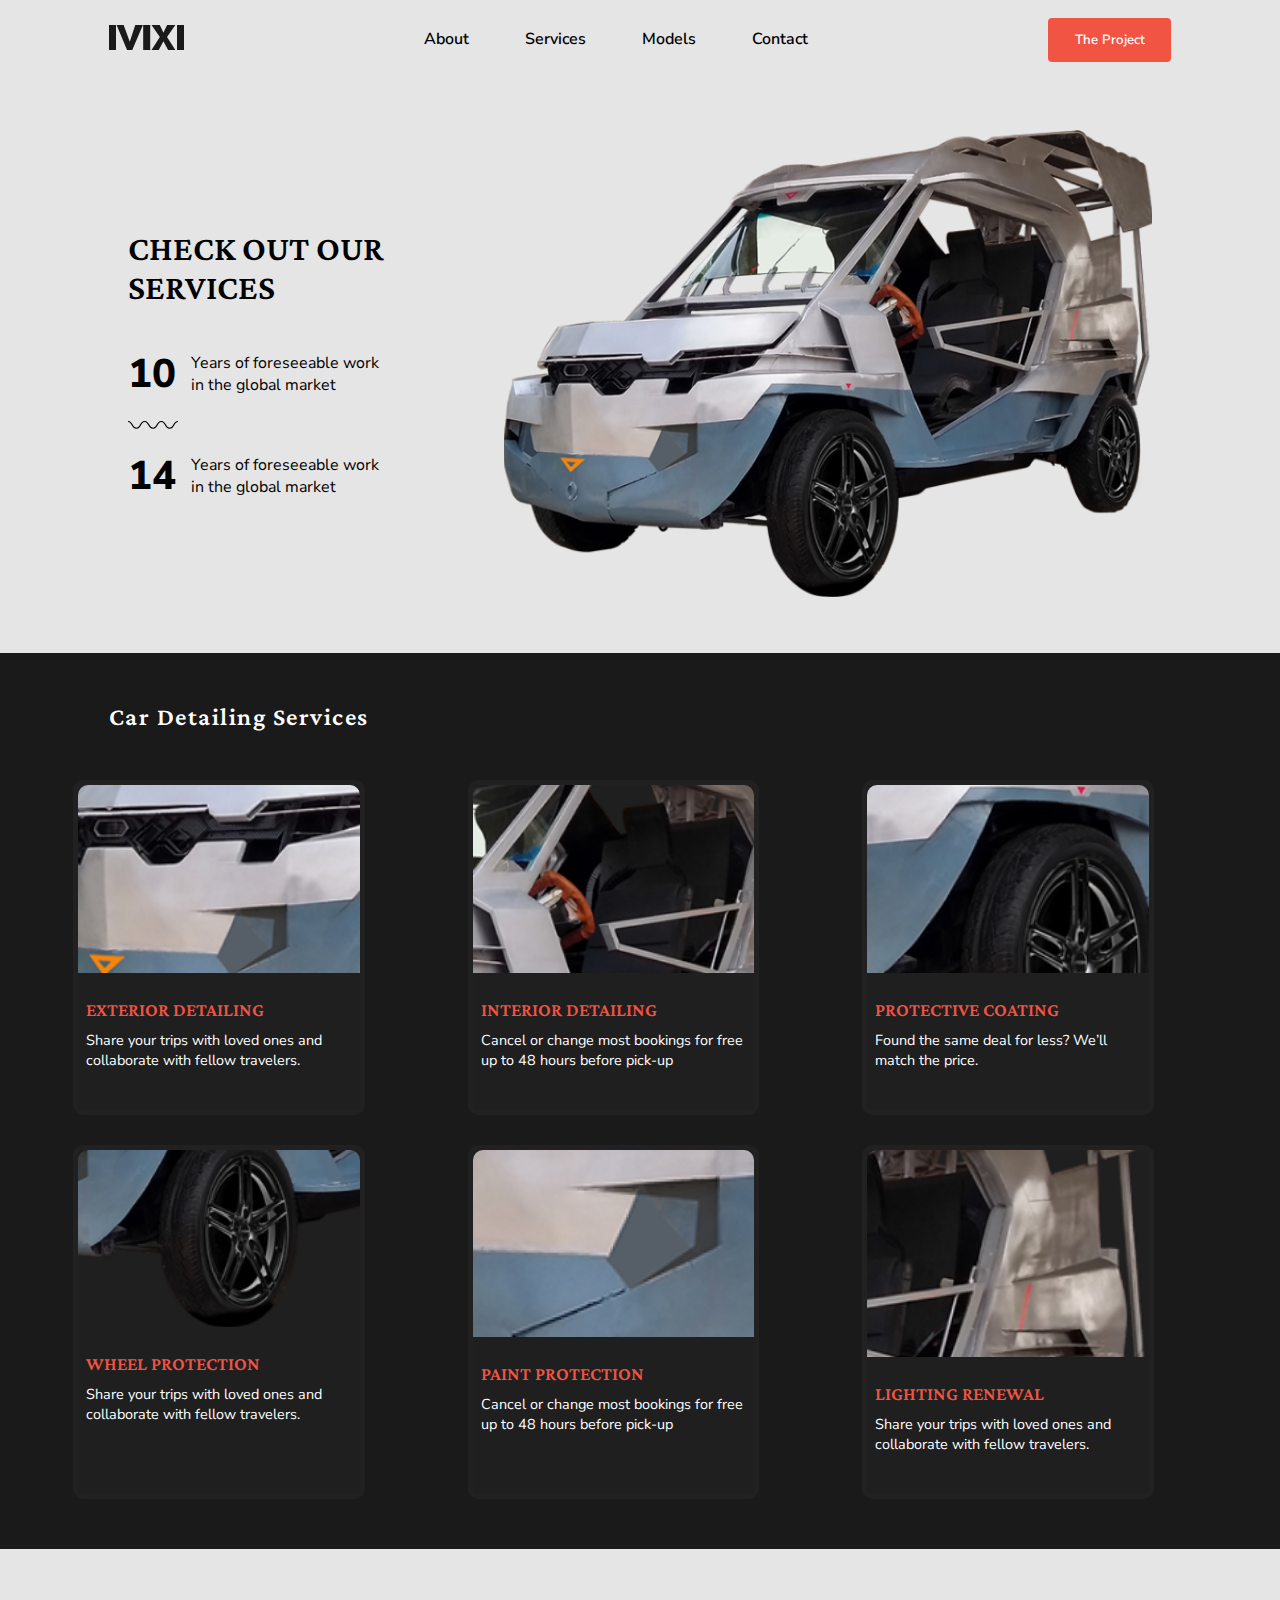
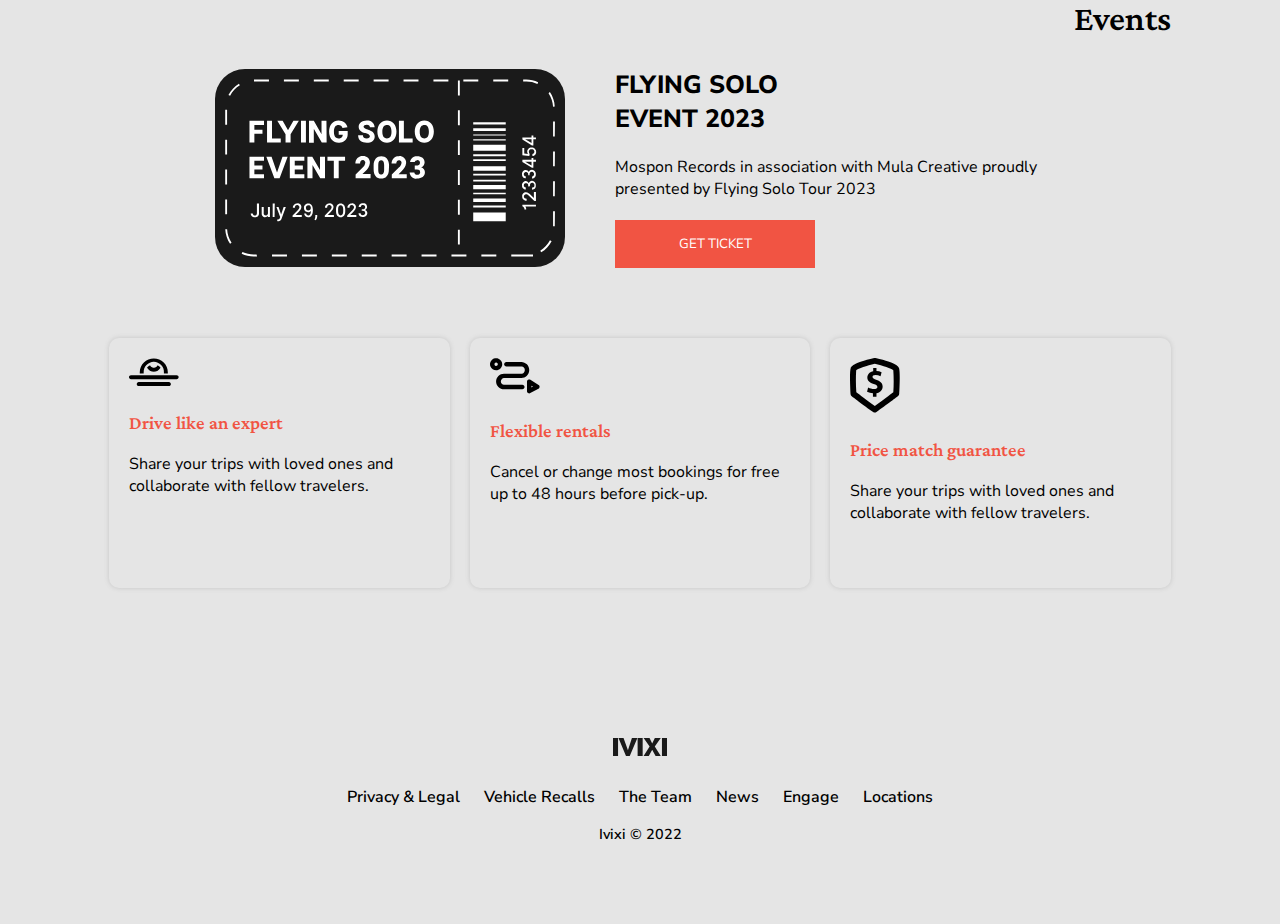
<file: services.html>
<!DOCTYPE html>
<html lang="en">
  <head>
    <meta charset="UTF-8" />
    <meta http-equiv="X-UA-Compatible" content="IE=edge" />
    <meta name="viewport" content="width=device-width, initial-scale=1.0" />
    <!-- Fonts -->
    <link rel="preconnect" href="https://fonts.googleapis.com" />
    <link rel="preconnect" href="https://fonts.gstatic.com" crossorigin />
    <link
      href="https://fonts.googleapis.com/css2?family=Crimson+Pro:wght@500;600;700&family=Nunito+Sans:wght@400;600&display=swap"
      rel="stylesheet"
    />
    <!-- Stylesheets -->
    <link rel="stylesheet" href="css/global.css" />
    <link rel="stylesheet" href="css/services.css" />
    <title>Homepage</title>
    <!-- Scripts -->
    <script src="scripts/global.js" defer></script>
  </head>
  <body>
    <!-- Nav start -->
    <nav class="container">
      <a href="index.html"
        ><img src="assets/svgs/logo.svg" alt="IVIXI" class="log"
      /></a>

      <ul>
        <li><a href="about.html">About</a></li>
        <li><a href="services.html">Services</a></li>
        <li><a href="models.html">Models</a></li>
        <li><a href="contact.html">Contact</a></li>
      </ul>

      <button><a href="#">The Project</a></button>
    </nav>
    <nav class="container mobile">
      <a href="index.html"
        ><img src="assets/svgs/logo.svg" alt="IVIXI" class="log"
      /></a>

      <div>
        <img
          src="assets/svgs/ham.svg"
          alt="Open menu"
          class="open--menu"
          id="open--menu"
        />
        <img
          src="assets/svgs/close.svg"
          alt="Close menu"
          class="close--menu"
          id="close--menu"
        />
      </div>

      <ul class="dropdown container">
        <li><a href="about.html">About</a></li>
        <li><a href="services.html">Services</a></li>
        <li><a href="models.html">Models</a></li>
        <li><a href="contact.html">Contact</a></li>
        <li><a href="#">The Project</a></li>
      </ul>
    </nav>
    <!-- Nav end -->
    <!-- Services start -->
    <main>
      <section class="services--hero">
        <div class="hero--left">
          <h1>CHECK OUT OUR <span>SERVICES</span></h1>
          <div class="service-years">
            <span class="service-value">10</span>
            <p>Years of foreseeable work in the global market</p>
          </div>
          <img src="assets/svgs/scribble.svg" />
          <div class="service-offices">
            <span class="service-value">14</span>
            <p>Years of foreseeable work in the global market</p>
          </div>
        </div>
        <div class="hero--right">
          <img
            src="assets/images/service-hero-img.png"
            alt="services hero image"
          />
        </div>
      </section>
      <!-- Mobile start -->
      <section class="services--hero--mobile">
        <h1>Check out our <span>services</span></h1>
        <div class="hero--img container">
          <img
            src="assets/images/service-hero-img.png"
            alt="services hero image"
          />
        </div>
        <div class="hero--text">
          <div class="service-years">
            <span class="service-value">10</span>
            <p>Years of foreseeable work in the global market</p>
          </div>
          <img src="assets/svgs/scribble.svg" />
          <div class="service-offices">
            <span class="service-value">14</span>
            <p>Years of foreseeable work in the global market</p>
          </div>
        </div>
      </section>
      <!-- Mobile end -->
      <section class="container detailing">
        <h2>Car Detailing Services</h2>
        <div class="detailing-services">
          <div class="service exterior">
            <img
              src="assets/images/exterior-detailing.png"
              alt="exterior detailing"
            />
            <h3>Exterior detailing</h3>
            <p>
              Share your trips with loved ones and collaborate with fellow
              travelers.
            </p>
          </div>
          <div class="service interior">
            <img
              src="assets/images/interior-detailing.png"
              alt="interior detailing"
            />
            <h3>Interior detailing</h3>
            <p>
              Cancel or change most bookings for free up to 48 hours before
              pick-up
            </p>
          </div>
          <div class="service protective">
            <img
              src="assets/images/protective-coating.png"
              alt="protective coating"
            />
            <h3>protective coating</h3>
            <p>Found the same deal for less? We’ll match the price.</p>
          </div>
          <div class="service wheel">
            <img
              src="assets/images/wheel-protection.png"
              alt="wheel protection"
            />
            <h3>wheel protection</h3>
            <p>
              Share your trips with loved ones and collaborate with fellow
              travelers.
            </p>
          </div>
          <div class="service paint">
            <img
              src="assets/images/paint-protection.png"
              alt="paint protection"
            />
            <h3>paint protection</h3>
            <p>
              Cancel or change most bookings for free up to 48 hours before
              pick-up
            </p>
          </div>
          <div class="service lighting">
            <img
              src="assets/images/lighting-renewal.png"
              alt="lighting renewal"
            />
            <h3>lighting renewal</h3>
            <p>
              Share your trips with loved ones and collaborate with fellow
              travelers.
            </p>
          </div>
        </div>
      </section>

      <section class="container events--block">
        <h2>Events</h2>
        <div class="event-card">
          <img src="assets/svgs/event-solo.svg" alt="" />
          <div class="event-card-info">
            <span>Flying solo <span>Event 2023</span></span>
            <p>
              Mospon Records in association with Mula Creative proudly presented
              by Flying Solo Tour 2023
            </p>
            <button class="event-btn">Get ticket</button>
          </div>
        </div>
        <div class="services-summary">
          <div class="expert-block">
            <img src="assets/svgs/event-drive.svg" alt="drive like an expert" />
            <section>
              <h3>Drive like an expert</h3>
              <p>
                Share your trips with loved ones and collaborate with fellow
                travelers.
              </p>
            </section>
          </div>
          <div class="rental-block">
            <img src="assets/svgs/event-rentals.svg" alt="Flexible rentals" />
            <section>
              <h3>Flexible rentals</h3>
              <p>
                Cancel or change most bookings for free up to 48 hours before
                pick-up.
              </p>
            </section>
          </div>
          <div class="price-block">
            <img
              src="assets/svgs/event-price.svg"
              alt="price match guarantee"
            />
            <section>
              <h3>Price match guarantee</h3>
              <p>
                Share your trips with loved ones and collaborate with fellow
                travelers.
              </p>
            </section>
          </div>
        </div>
      </section>
    </main>
    <!-- Services end -->
    <!-- Footer start -->
    <footer>
      <a href="index.html"
        ><img src="assets/svgs/logo.svg" alt="IVIXI" class="log"
      /></a>

      <ul>
        <li><a href="#">Privacy & Legal</a></li>
        <li><a href="#">Vehicle Recalls</a></li>
        <li><a href="#">The Team</a></li>
        <li><a href="#">News</a></li>
        <li><a href="#">Engage</a></li>
        <li><a href="#">Locations</a></li>
      </ul>
      <div>Ivixi © 2022</div>
    </footer>
    <!-- Footer end -->
  </body>
</html>
</file>
<file: css/global.css>
* {
  box-sizing: border-box;
  margin: 0;
  padding: 0;
}

body {
  font-family: "Nunito Sans", sans-serif;
  font-weight: 400;
  font-size: 1rem;
  background: #f5f5f5;
  background: #e5e5e5;
}
a {
  text-decoration: none;
  color: inherit;
}
h1,
h2,
h3,
h4,
h5,
h6 {
  font-family: "Crimson Pro", serif;
  font-weight: 600;
}
.container {
  max-width: 1440px;
  margin: 0 auto;
  padding-left: clamp(1.25rem, 8.5vw, 7.5rem);
  padding-right: clamp(1.25rem, 8.5vw, 7.5rem);
}
/* Nav start */
nav {
  display: flex;
  justify-content: space-between;
  padding-top: 1rem;
  padding-bottom: 1rem;
  font-weight: 600;
  align-items: center;
  position: relative;
}
nav img {
  height: 25px;
}
nav ul {
  display: flex;
  list-style: none;
  gap: 0.5rem;
}
nav ul a {
  display: block;
  padding: 0.75em 1.5em;
  border-bottom: 2px solid transparent;
  transition: border-bottom 300ms ease;
}
nav:not(.mobile) ul a:hover,
nav:not(.mobile) ul a.active {
  border-bottom: 2px solid #f15443;
}
nav button a {
  padding: 1em 2em;
  background: #f15443;
  color: #fff;
  font-weight: 600;
  border-radius: 4px;
  transition: background 200ms ease;
}
nav button a:hover {
  background: #f8695a;
}

/* Mobile nav */
nav.mobile {
  display: none;
}
nav.mobile.active .open--menu,
nav.mobile .close--menu {
  display: none;
}
nav.mobile .open--menu,
nav.mobile .close--menu {
  cursor: pointer;
}
nav.mobile.active .close--menu,
nav.mobile.active .dropdown {
  display: block;
}
nav.mobile > div {
  height: 40px;
}
nav.mobile .dropdown {
  display: none;
  position: absolute;
  top: 100%;
  width: 100%;
  background-color: #fff;
  background: #e5e5e5;

  left: 0;
  padding-top: 0.5rem;
  padding-bottom: 0.5rem;
  box-shadow: 0 100vh 0 100vh rgba(0, 0, 0, 0.5);
}
nav.mobile a {
  padding: 0.75em 0;
}
nav.mobile ul a:hover {
  color: #f15443;
}
@media screen and (max-width: 820px) {
  nav:not(.mobile) {
    display: none;
  }
  nav.mobile {
    display: flex;
  }
}
/* Nav ends */

button {
  font-family: inherit;
  border: none;
  background-color: transparent;
}

footer {
  padding: clamp(80px, 2vw, 100px) 1rem;
  text-align: center;
  font-weight: 600;
}
footer ul {
  display: flex;
  justify-content: center;
  gap: 1.5rem;
  list-style: none;
  margin: 1.5rem 0 1rem;
}
footer a:hover {
  text-decoration: underline;
}
footer div {
  font-size: 0.9rem;
}
@media screen and (max-width: 820px) {
  footer ul {
    flex-direction: column;
  }
}
</file>
<file: css/homepage.css>
/* Features start */
.features--container {
  background-color: #f5f5f5;
}
.features--container,
.views--block {
  padding-top: 30px;
  padding-bottom: 30px;
  padding-left: clamp(1.25rem, 8.5vw, 7.5rem);
  padding-right: clamp(1.25rem, 8.5vw, 7.5rem);
}
.features--container h2,
.views--block h2 {
  color: #000;
  font-size: 35px;
  text-transform: capitalize;
  line-height: 40px;
  margin-bottom: 30px;
}
.features--container h2 span,
.views--block h2 span {
  display: block;
}
.features--container h3 {
  color: #f15443;
  font-weight: 400;
}
.features {
  display: grid;
  grid-template-columns: repeat(3, 1fr);
  gap: 10px;
}
@media screen and (max-width: 750px) {
  .features {
    display: flex;
    flex-direction: column;
  }
}
.features div {
  /* border: 3px solid #c6c6c6; */
  box-shadow: 0 0 10px 5px #eaeaea;
  min-height: 250px;
  max-height: 100%;
  padding: 50px 20px;
  border-radius: 2px;
  display: flex;
  flex-direction: column;
  gap: 10px;
}
.features div p {
  text-overflow: ellipsis;
}
.features div img {
  width: 60px;
  height: 40px;
  display: block;
}
/* features end */

/* views start */
.views--block {
  background-color: #1a1a1a;
  color: #fff;
}
.views--block h2 {
  color: #f15443;
}
.views--block .users p {
  text-transform: uppercase;
  line-height: 2.5rem;
  font-weight: 400;
}
.views--block ul {
  border-left: 2px solid #f15443;
  padding-left: 10px;
}
.views--block ul li {
  list-style-type: none;
  line-height: 2rem;
}
.design-block {
  display: flex;
  justify-content: space-between;
  align-items: center;
}
.design-block .views {
  display: flex;
  align-items: flex-end;
  gap: 30px;
}
.design-block .views div {
  display: flex;
  flex-direction: column;
  text-align: center;
  gap: 30px;
  text-transform: uppercase;
  color: #f15443;
}
.design-block .view img {
  width: 100px;
}
.design-block .side-view img {
  width: 200px;
}
@media screen and (max-width: 830px) {
  .design-block {
    flex-direction: column-reverse;
    gap: 20px;
  }
  .design-block .views {
    flex-direction: column;
    align-items: center;
  }
  .design-block .view img {
    width: 200px;
  }
  .design-block .side-view img {
    width: 300px;
  }
}
/* views end */

/* Get updates start */
.main__block .updates {
  width: 90%;
  padding: 50px 0;
  margin: 100px auto;
  background: #1a1a1a;
  color: #fff;
  text-align: center;
  margin-bottom: 0;
}
.main__block .updates h2 {
  font-size: 35px;
  text-transform: capitalize;
  line-height: 10px;
  margin-bottom: 30px;
}
.updates .contact {
  display: flex;
  justify-content: center;
  align-items: center;
  gap: 1px;
  width: 60%;
  margin: 0 auto;
  margin-top: 30px;
}
.updates input,
.updates button {
  padding: 15px 20px;
}
.updates input {
  background: transparent;
  color: #fff;
  font-size: 1rem;
  border: 1px solid #fff;
  width: 100%;
}
.updates .contact button {
  color: #fff;
  background: #f15443;
  text-transform: uppercase;
  font-weight: 400;
  cursor: pointer;
}
.updates .contact button:hover {
  background: #f8695a;
}
@media screen and (max-width: 660px) {
  .updates .contact {
    flex-direction: column;
    gap: 10px;
  }
  .updates .contact button {
    width: 100%;
  }
}
/* Get uodates end */
</file>
<file: css/about.css>
section.hero {
  background: #e5e5e5;
}
.hero h1 {
  text-transform: capitalize;
  font-size: 40px;
  text-align: center;
  margin-top: 40px;
  line-height: 3rem;
}
.hero span {
  display: block;
}
.hero p {
  text-align: center;
  font-weight: 400;
  font-size: 0.9rem;
  margin: 10px auto;
  line-height: 1.3rem;
}
.hero-img {
  position: relative;
}
.hero-img .img--block {
  position: relative;
  max-width: 100%;
  margin-top: 40px;
  display: flex;
  justify-content: center;
  align-items: flex-end;
}
.hero-img .img--block .automobile {
  width: 70%;
}
.hero img {
  max-width: 100%;
}
.hero-img #ellipse {
  width: 90px;
  right: 10%;
  bottom: 20%;
  position: absolute;
}
.hero .hero-img #transparent {
  position: absolute;
  top: 10%;
  left: 10%;
  width: 150px;
}
.hero .hero-img #ellipse-text {
  text-transform: uppercase;
  font-size: 0.9rem;
  width: 10rem;
  text-align: left;
  position: absolute;
  right: 5%;
  bottom: 0;
}
.hero .container {
  padding-bottom: 40px;
}
.hero .hero--vision h2,
.hero .hero--mission h2 {
  text-transform: capitalize;
  font-weight: 600;
  font-size: 35px;
}
.hero .hero--vision p,
.hero .hero--mission p {
  margin-left: 5rem;
  width: 400px;
  display: inline-block;
  text-align: left;
  line-height: 20px;
  font-size: 0.9rem;
}
@media screen and (max-width: 800px) {
  .hero-img #ellipse,
  .hero .hero-img #transparent {
    display: none;
  }
  .hero .hero-img #ellipse-text {
    width: 100%;
    position: relative;
    margin: 20px auto;
    right: 0px;
    text-align: center;
    font-size: 1rem;
    font-weight: 400;
    color: #f15443;
  }
  .hero .hero--vision p,
  .hero .hero--mission p {
    width: 100%;
    margin: 15px 0;
    line-height: 1.5rem;
  }
}
main .about--block {
  background: #1a1a1a;
  color: #fff;
  padding-top: 40px;
  padding-bottom: 40px;
}
.about--block h2 {
  font-size: 35px;
  text-transform: capitalize;
  line-height: 40px;
  margin-bottom: 30px;
  text-align: right;
}
.about--block .about--us {
  display: flex;
  align-items: flex-start;
  justify-content: space-between;
}
.about--block .about--us div {
  width: 30%;
  display: flex;
  flex-direction: column;
  gap: 10px;
}
.about--block .about--us span {
  font-size: 35px;
  font-weight: 800;
}
.about--block .about--us h3 {
  color: #f15443;
  text-transform: capitalize;
}
@media screen and (max-width: 550px) {
  .about--block h2 {
    text-align: left;
  }
  .about--block .about--us {
    flex-direction: column;
    width: 100%;
  }
  .about--block .about--us div {
    width: 100%;
    padding: 20px;
    border: 5px solid #1c1c1c;
    border-radius: 5px;
    margin: 5px 0;
  }
  .about--block .about--us h3 {
    color: #f15443;
  }
}

footer {
  background: #1a1a1a;
  color: #fff;
}
</file>
<file: css/contact.css>
.line img {
  width: 100%;
}
.contact {
  margin-top: 70px;
}
.contact-header h1 {
  font-style: 45px;
  margin-bottom: 10px;
}
.contact-header h1 span {
  display: block;
}
.board-members .main-members {
  margin: 40px 0;
  display: grid;
  grid-template-columns: repeat(3, 1fr);
  gap: 20px;
}
.board-members .main-members .member img {
  width: 50px;
}
</file>
<file: css/models.css>
.block {
  margin: 50px 0 100px 0;
}
.block #right-line {
  position: relative;
}
#right-line h2 {
  position: absolute;
  bottom: 10%;
  left: 10%;
  text-transform: uppercase;
  font-size: 2.5rem;
}
#right-line sub {
  position: absolute;
  top: 10%;
  right: 20%;
  font-size: 0.8rem;
}
#right-line sub span {
  color: #f15443;
}
#right-line img {
  width: 100%;
}
.block #left-line {
  position: relative;
}
#left-line h2 {
  position: absolute;
  top: 50%;
  right: 15%;
  text-transform: uppercase;
  font-size: 2.5rem;
}
#left-line sub {
  position: absolute;
  bottom: 75%;
  left: 15%;
  font-size: 0.8rem;
}
#left-line sub span {
  color: #f15443;
}
#left-line img {
  width: 100%;
}
.top-section {
  display: flex;
  align-items: center;
  gap: 30px;
}
.top-section.swap {
  flex-direction: row-reverse;
  align-items: center;
  gap: 30px;
}
.top-section .block-text {
  margin: 30px 0;
  max-width: 50%;
}
.block-text h3 {
  color: #f15443;
  margin-bottom: 10px;
}
.block-text h2 {
  color: #000;
  margin-bottom: 15px;
}
.block-text p {
  font-size: 0.9rem;
}
.top-section-end {
  margin-top: 30px;
  display: flex;
  align-items: flex-start;
  gap: 50px;
}
.top-section-end div * {
  padding: 3px 0;
}
.top-section-end h4 {
  font-weight: 800;
}
.block-img {
  max-width: 50%;
}
.block-img img {
  max-width: 100%;
}
.bottom-section {
  display: flex;
  align-items: flex-end;
  gap: 60px;
}
.bottom-section h3 {
  font-size: 1.3rem;
}
.bottom-section .block-info {
  margin-top: 30px;
  display: grid;
  grid-template-columns: repeat(2, 1fr);
  gap: 10px;
}
.block-info h4 {
  font-size: 18px;
  font-weight: 800;
}
.block-info p {
  margin-top: 5px;
  font-size: 0.9rem;
}
</file>
<file: css/services.css>
.services--hero {
  display: flex;
  justify-content: space-between;
  margin: 50px auto;
  width: 80%;
  max-width: 100%;
}
.services--hero--mobile {
  display: none;
}
.hero--left {
  display: flex;
  flex-direction: column;
  justify-content: center;
  gap: 20px;
}
.hero--left h1 {
  font-size: 35px;
  margin-bottom: 20px;
}
.service-years,
.service-offices {
  display: flex;
  align-items: center;
  gap: 15px;
}
.hero--left .service-value {
  font-size: 40px;
  font-weight: 800;
}
.hero--left p {
  width: 200px;
}
.hero--left img {
  width: 50px;
}
.hero--right img {
  width: 100%;
}
@media screen and (max-width: 800px) {
  .services--hero--mobile {
    display: block;
  }
  .services--hero {
    display: none;
  }
  .services--hero--mobile h1 {
    text-transform: capitalize;
    text-align: center;
    font-size: 35px;
    margin: 20px 0;
  }
  .hero--img {
    width: 100%;
    padding: 0;
  }
  .hero--img img {
    width: 80%;
    display: block;
    margin: 0 auto;
  }
  .hero--text {
    display: flex;
    justify-content: space-around;
    gap: 20px;
    margin: 30px 20px;
  }
  .hero--text span {
    font-size: 40px;
    font-weight: 800px;
    /* margin-bottom: 20px; */
  }
  .hero--text p {
    font-style: italic;
  }
  .service-years,
  .service-offices {
    display: flex;
    flex-direction: column;
    align-items: start;
    gap: 15px;
  }
  .service-years span,
  .service-offices span {
    display: block;
    font-size: 50px;
  }
  @media screen and (max-width: 500px) {
    .hero--text img {
      display: none;
    }
    .hero--text {
      flex-direction: column;
      justify-content: space-around;
      gap: 20px;
      margin: 30px 20px;
    }
    .service-years,
    .service-offices {
      flex-direction: row;
      align-items: center;
    }
  }
}
section.detailing {
  max-width: 100%;
  /* background-color: #051a26; */
  background-color: #1a1a1a;
  color: #fff;
  padding-top: 50px;
  padding-bottom: 50px;
}
.detailing h2 {
  font-size: 25px;
  letter-spacing: 1.5px;
}
.detailing-services {
  max-width: 100%;
  margin: 0 auto;
  margin-top: 50px;
  margin-left: 20px;
  display: grid;
  row-gap: 30px;
  column-gap: 30px;
  grid-template-columns: repeat(3, 35%);
  justify-content: center;
}
.detailing .service {
  overflow: hidden;
  position: relative;
  width: 80%;
  /* background-color: #072b3f; */
  background-color: #1f1f1f;
  border-radius: 10px;
  border: 5px solid #212121;
  padding-bottom: 40px;
}
.detailing .service img {
  width: 100%;
  border-top-right-radius: 10px;
  border-top-left-radius: 10px;
}
.detailing .service h3 {
  color: #f15443;
  text-transform: uppercase;
  margin: 20px 0 10px;
  padding: 0 8px;
}
.detailing .service p {
  font-weight: 400;
  font-size: 0.9rem;
  padding: 0 8px;
}
@media screen and (max-width: 800px) {
  .detailing-services {
    width: 100%;
    grid-template-columns: repeat(2, 50%);
  }
  @media screen and (max-width: 500px) {
    .detailing-services {
      grid-template-columns: repeat(1, 100%);
    }
  }
}
.events--block {
  background: #e5e5e5;

  padding-top: 50px;
  padding-bottom: 50px;
}
.events--block h2 {
  text-align: right;
  font-size: 35px;
  margin-bottom: 30px;
}
.event-card {
  display: flex;
  width: 80%;
  justify-content: center;
  align-items: center;
  margin: 0 auto;
  gap: 50px;
}
.event-card img {
  max-width: 50%;
  background: #1a1a1a;
  border-radius: 30px;
  padding: 10px;
  width: 350px;
}
.event-card-info {
  display: flex;
  flex-direction: column;
  gap: 20px;
}
.event-card-info span {
  font-size: 25px;
  display: block;
  font-weight: 800;
  text-transform: uppercase;
}
.event-card button {
  color: #fff;
  background: #f15443;
  width: 200px;
  text-transform: uppercase;
  font-weight: 400;
  padding: 15px 20px;
  cursor: pointer;
  transition: background 200ms ease;
}
.event-card button:hover {
  background: #f8695a;
}
@media screen and (max-width: 500px) {
  .event-card {
    flex-direction: column;
    width: 100%;
    justify-content: center;
    align-items: center;
    margin: 0 auto;
    gap: 50px;
  }
  .event-card img {
    max-width: 100%;
  }
  .event-card-info span {
    font-size: 25px;
    display: inline-block;
    font-weight: 800;
    text-transform: capitalize;
  }
  .event-card button {
    width: 100%;
  }
}
.services-summary {
  padding: 20px 0;
  margin: 0 auto;
  margin-top: 50px;
  display: grid;
  grid-template-columns: repeat(3, 1fr);
  align-items: center;
  gap: 20px;
}
.services-summary div {
  gap: 15px;
  min-height: 250px;
  padding: 20px;
  border-radius: 10px;
  box-shadow: 0px 0px 5px #c5c5c5;
}
.services-summary div h3 {
  padding: 20px 0;
  color: #f15443;
}
.services-summary div img {
  width: 50px;
}
@media screen and (max-width: 750px) {
  .services-summary {
    grid-template-columns: repeat(2, 1fr);
  }
  @media screen and (max-width: 500px) {
    .services-summary {
      grid-template-columns: repeat(1, 1fr);
    }
  }
}
</file>
